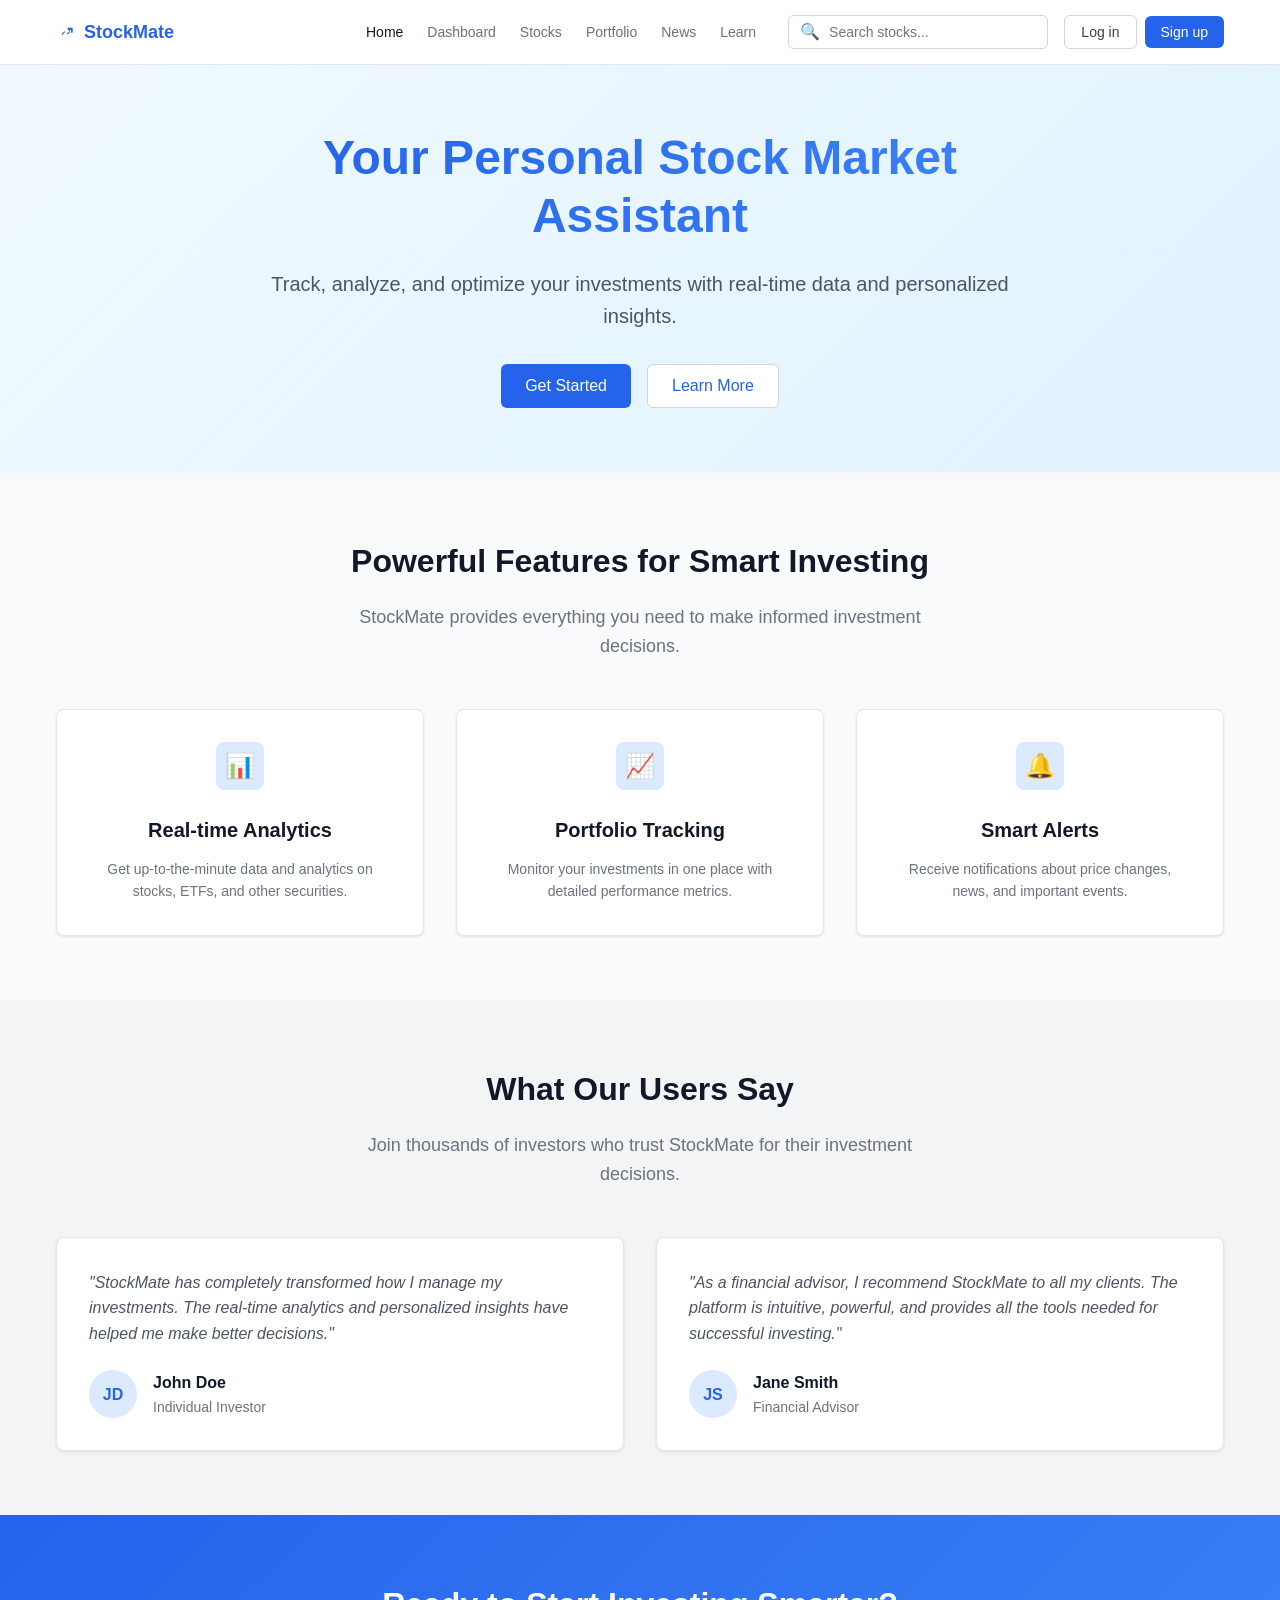
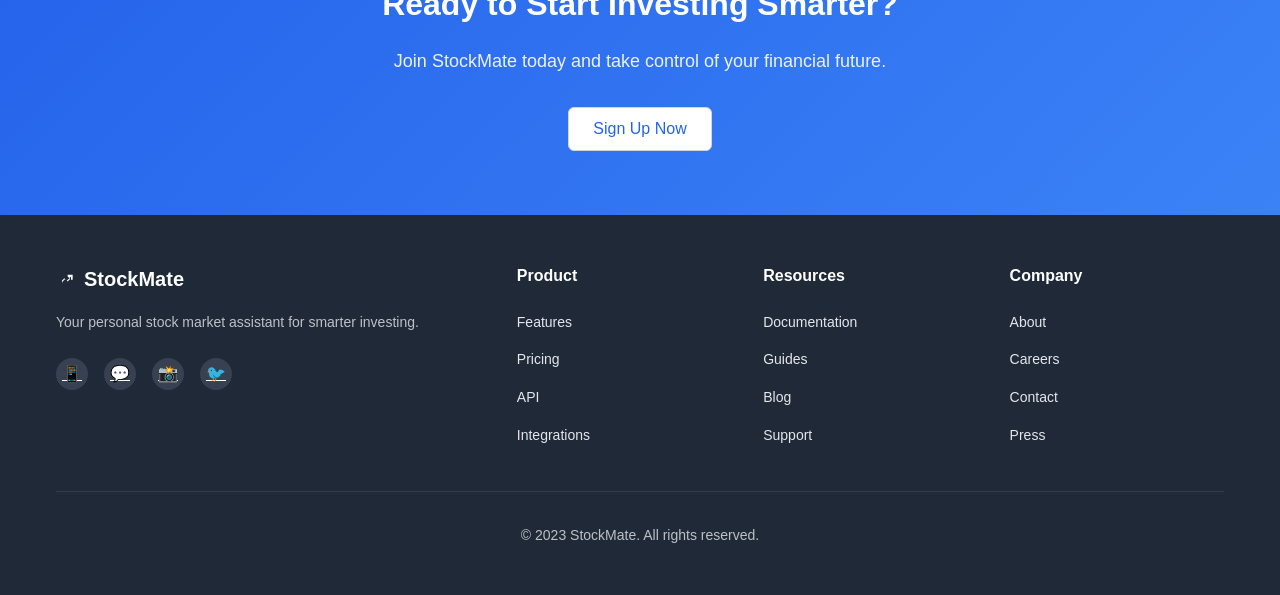
<file: index.html>
<!DOCTYPE html>
<html lang="en">
  <head>
    <meta charset="UTF-8" />
    <meta name="viewport" content="width=device-width, initial-scale=1.0" />
    <title>StockMate - Your Personal Stock Market Assistant</title>
    <link rel="stylesheet" href="styles.css" />
  </head>
  <body>
    <!-- Header -->
    <header class="header">
      <div class="container">
        <div class="header-content">
          <div class="logo">
            <svg width="20" height="20" viewBox="0 0 24 24" fill="currentColor">
              <path d="M7 14l3-3 3 3 5-5v4h2V7h-6v2l3 3-3 3-3-3-3 3v2z" />
            </svg>
            StockMate
          </div>
          <nav class="nav">
            <a href="index.html" class="active">Home</a>
            <a href="dashboard.html">Dashboard</a>
            <a href="stocks.html">Stocks</a>
            <a href="portfolio.html">Portfolio</a>
            <a href="news.html">News</a>
            <a href="learn.html">Learn</a>
          </nav>
          <div class="search-bar">
            <div class="search-icon">🔍</div>
            <input
              type="search"
              placeholder="Search stocks..."
              class="search-input"
            />
          </div>
          <div class="header-actions">
            <button
              class="login-btn"
              onclick="window.location.href='login.html'"
            >
              Log in
            </button>
            <button
              class="signup-btn"
              onclick="window.location.href='signup.html'"
            >
              Sign up
            </button>
          </div>
        </div>
      </div>
    </header>

    <!-- Hero Section -->
    <section class="hero">
      <div class="container">
        <div class="hero-content">
          <h1 class="hero-title">Your Personal Stock Market Assistant</h1>
          <p class="hero-description">
            Track, analyze, and optimize your investments with real-time data
            and personalized insights.
          </p>
          <div class="hero-cta">
            <button class="btn btn-primary">Get Started</button>
            <button class="btn btn-secondary">Learn More</button>
          </div>
        </div>
      </div>
    </section>

    <!-- Features Section -->
    <section class="features">
      <div class="container">
        <div class="section-header">
          <h2 class="section-title">Powerful Features for Smart Investing</h2>
          <p class="section-description">
            StockMate provides everything you need to make informed investment
            decisions.
          </p>
        </div>
        <div class="features-grid">
          <div class="feature-card">
            <div class="feature-icon">📊</div>
            <h3 class="feature-title">Real-time Analytics</h3>
            <p class="feature-description">
              Get up-to-the-minute data and analytics on stocks, ETFs, and other
              securities.
            </p>
          </div>
          <div class="feature-card">
            <div class="feature-icon">📈</div>
            <h3 class="feature-title">Portfolio Tracking</h3>
            <p class="feature-description">
              Monitor your investments in one place with detailed performance
              metrics.
            </p>
          </div>
          <div class="feature-card">
            <div class="feature-icon">🔔</div>
            <h3 class="feature-title">Smart Alerts</h3>
            <p class="feature-description">
              Receive notifications about price changes, news, and important
              events.
            </p>
          </div>
        </div>
      </div>
    </section>

    <!-- Testimonials -->
    <section class="testimonials">
      <div class="container">
        <div class="section-header">
          <h2 class="section-title">What Our Users Say</h2>
          <p class="section-description">
            Join thousands of investors who trust StockMate for their investment
            decisions.
          </p>
        </div>
        <div class="testimonials-grid">
          <div class="testimonial-card">
            <p class="testimonial-content">
              "StockMate has completely transformed how I manage my investments.
              The real-time analytics and personalized insights have helped me
              make better decisions."
            </p>
            <div class="testimonial-author">
              <div class="author-avatar">JD</div>
              <div class="author-info">
                <h4>John Doe</h4>
                <p>Individual Investor</p>
              </div>
            </div>
          </div>
          <div class="testimonial-card">
            <p class="testimonial-content">
              "As a financial advisor, I recommend StockMate to all my clients.
              The platform is intuitive, powerful, and provides all the tools
              needed for successful investing."
            </p>
            <div class="testimonial-author">
              <div class="author-avatar">JS</div>
              <div class="author-info">
                <h4>Jane Smith</h4>
                <p>Financial Advisor</p>
              </div>
            </div>
          </div>
        </div>
      </div>
    </section>

    <!-- CTA Section -->
    <section class="cta">
      <div class="container">
        <h2 class="cta-title">Ready to Start Investing Smarter?</h2>
        <p class="cta-description">
          Join StockMate today and take control of your financial future.
        </p>
        <button class="btn btn-secondary">Sign Up Now</button>
      </div>
    </section>

    <!-- Footer -->
    <footer class="footer">
      <div class="container">
        <div class="footer-grid">
          <div>
            <div class="footer-logo">
              <svg
                width="20"
                height="20"
                viewBox="0 0 24 24"
                fill="currentColor"
              >
                <path d="M7 14l3-3 3 3 5-5v4h2V7h-6v2l3 3-3 3-3-3-3 3v2z" />
              </svg>
              StockMate
            </div>
            <p class="footer-description">
              Your personal stock market assistant for smarter investing.
            </p>
            <div class="footer-social">
              <a href="#">📱</a>
              <a href="#">💬</a>
              <a href="#">📸</a>
              <a href="#">🐦</a>
            </div>
          </div>
          <div>
            <h3 class="footer-heading">Product</h3>
            <ul class="footer-links">
              <li><a href="#">Features</a></li>
              <li><a href="#">Pricing</a></li>
              <li><a href="#">API</a></li>
              <li><a href="#">Integrations</a></li>
            </ul>
          </div>
          <div>
            <h3 class="footer-heading">Resources</h3>
            <ul class="footer-links">
              <li><a href="#">Documentation</a></li>
              <li><a href="#">Guides</a></li>
              <li><a href="#">Blog</a></li>
              <li><a href="#">Support</a></li>
            </ul>
          </div>
          <div>
            <h3 class="footer-heading">Company</h3>
            <ul class="footer-links">
              <li><a href="#">About</a></li>
              <li><a href="#">Careers</a></li>
              <li><a href="#">Contact</a></li>
              <li><a href="#">Press</a></li>
            </ul>
          </div>
        </div>
        <div class="footer-bottom">
          <p>&copy; 2023 StockMate. All rights reserved.</p>
        </div>
      </div>
    </footer>
    <script src="geo.js"></script>
    <script src="currency-loader.js"></script>
  </body>
</html>
</file>
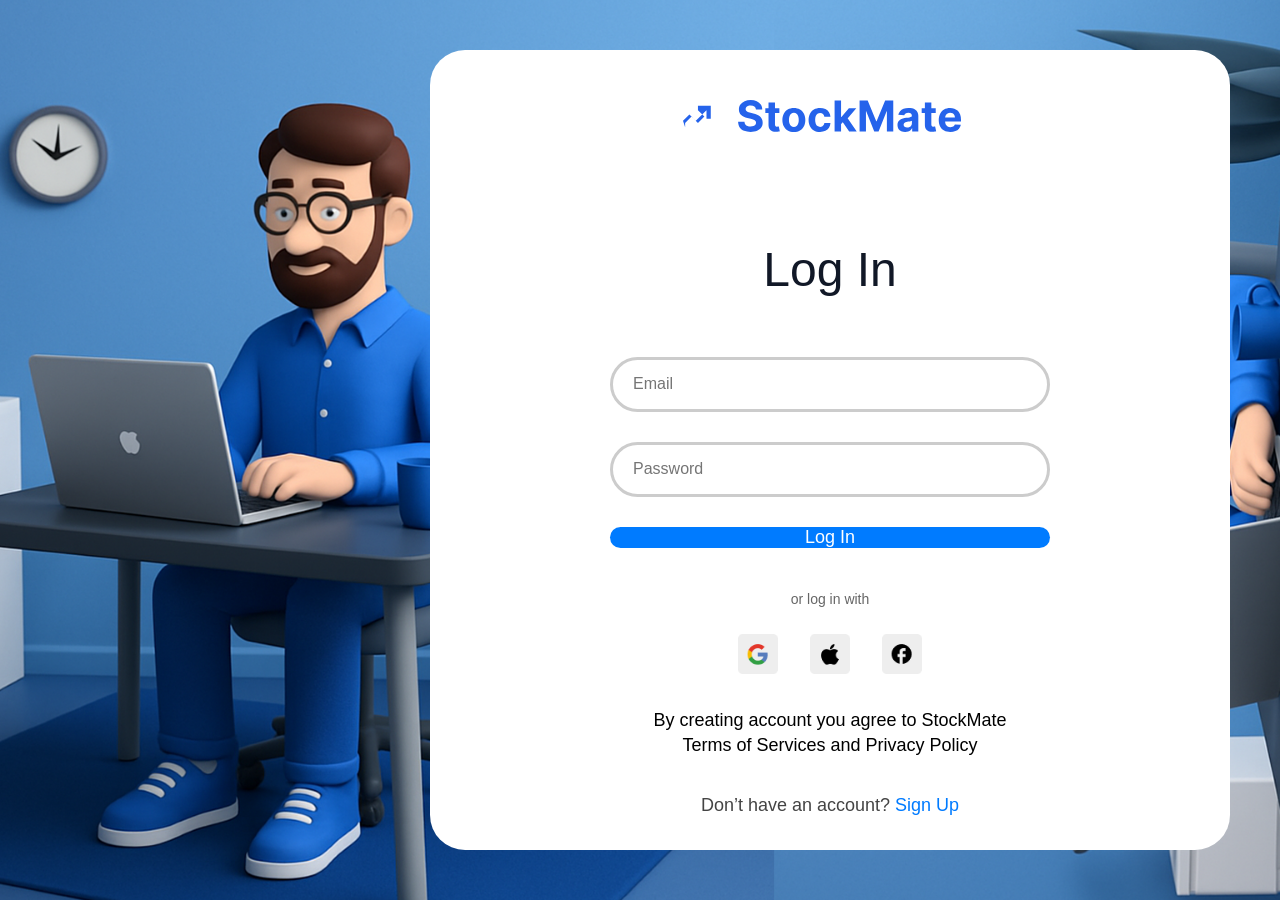
<file: login.html>
<!DOCTYPE html>
<html lang="en">
  <head>
    <meta charset="UTF-8" />
    <meta name="viewport" content="width=device-width, initial-scale=1.0" />
    <title>Log In</title>
    <link rel="stylesheet" href="styles.css" />
  </head>
  <body>
    <div class="login-background">
      <div class="login-container">
        <div class="login-form">
          <img src="/images/logo.svg" alt="Logo" class="logo" />
          <h1 class="title">Log In</h1>

          <div class="input-group">
            <input type="email" placeholder="Email" />
            <input type="password" placeholder="Password" />
          </div>

          <button
            class="login-button"
            onclick="window.location.href='dashboard.html'"
          >
            Log In
          </button>

          <p class="or-text">or log in with</p>

          <div class="social-icons">
            <img src="/images/google.png" alt="Google" />
            <img src="/images/apple.png" alt="Apple" />
            <img src="/images/facebook.png" alt="Facebook" />
          </div>

          <p class="terms">
            By creating account you agree to StockMate<br />
            Terms of Services and Privacy Policy
          </p>

          <p class="signup-text">
            Don’t have an account? <a href="signup.html">Sign Up</a>
          </p>
        </div>
      </div>
    </div>
  </body>
</html>
</file>
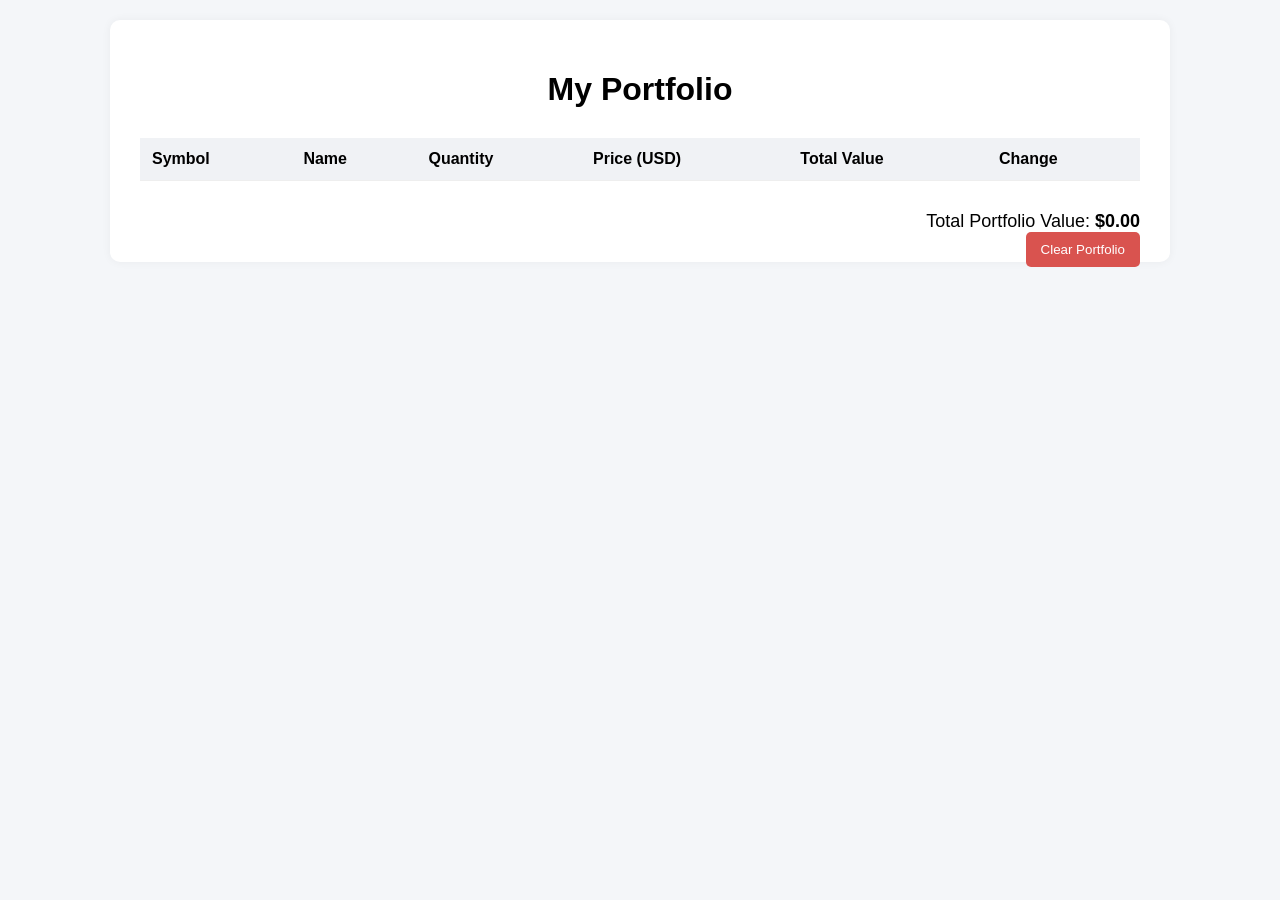
<file: portfolio.html>
<!DOCTYPE html>
<html lang="en">
  <head>
    <meta charset="UTF-8" />
    <title>My Portfolio</title>
    <meta name="viewport" content="width=device-width, initial-scale=1.0" />
    <style>
      body {
        font-family: Arial, sans-serif;
        background: #f4f6f9;
        margin: 0;
        padding: 20px;
      }

      .container {
        max-width: 1000px;
        margin: auto;
        background: #fff;
        padding: 30px;
        border-radius: 10px;
        box-shadow: 0 0 10px rgba(0, 0, 0, 0.05);
      }

      h1 {
        text-align: center;
        margin-bottom: 30px;
      }

      table {
        width: 100%;
        border-collapse: collapse;
        margin-bottom: 30px;
      }

      th,
      td {
        padding: 12px;
        text-align: left;
        border-bottom: 1px solid #eee;
      }

      th {
        background-color: #f0f2f5;
      }

      .positive {
        color: green;
      }

      .negative {
        color: red;
      }

      .summary {
        text-align: right;
        font-size: 18px;
        margin-top: 20px;
      }

      .btn-clear {
        background: #d9534f;
        color: #fff;
        padding: 10px 15px;
        border: none;
        border-radius: 5px;
        cursor: pointer;
        float: right;
      }

      .btn-clear:hover {
        background: #c9302c;
      }
    </style>
  </head>
  <body>
    <div class="container">
      <h1>My Portfolio</h1>

      <table id="portfolio-table">
        <thead>
          <tr>
            <th>Symbol</th>
            <th>Name</th>
            <th>Quantity</th>
            <th>Price (USD)</th>
            <th>Total Value</th>
            <th>Change</th>
          </tr>
        </thead>
        <tbody>
          <!-- Portfolio items will be inserted here -->
        </tbody>
      </table>

      <div class="summary">
        Total Portfolio Value: <strong id="total-value">$0.00</strong>
      </div>

      <button class="btn-clear" onclick="clearPortfolio()">
        Clear Portfolio
      </button>
    </div>

    <script>
      // Mock portfolio data from localStorage
      const portfolio = JSON.parse(localStorage.getItem("portfolio")) || [];

      const tableBody = document.querySelector("#portfolio-table tbody");
      const totalValueEl = document.getElementById("total-value");

      // Simulate real-time prices (replace with API in production)
      const prices = {
        AAPL: { name: "Apple Inc.", price: 185.21, change: 1.12 },
        MSFT: { name: "Microsoft", price: 342.18, change: -0.83 },
        NVDA: { name: "NVIDIA", price: 128.47, change: 3.45 },
        AMZN: { name: "Amazon", price: 187.0, change: -1.72 },
        TSLA: { name: "Tesla", price: 176.55, change: 2.91 },
      };

      let totalValue = 0;

      portfolio.forEach((stock) => {
        const priceData = prices[stock.symbol];
        if (!priceData) return;

        const totalStockValue = stock.quantity * priceData.price;
        totalValue += totalStockValue;

        const row = document.createElement("tr");
        row.innerHTML = `
        <td>${stock.symbol}</td>
        <td>${priceData.name}</td>
        <td>${stock.quantity}</td>
        <td>$${priceData.price.toFixed(2)}</td>
        <td>$${totalStockValue.toFixed(2)}</td>
        <td class="${priceData.change >= 0 ? "positive" : "negative"}">
          ${priceData.change >= 0 ? "+" : ""}${priceData.change.toFixed(2)}%
        </td>
      `;
        tableBody.appendChild(row);
      });

      totalValueEl.textContent = `$${totalValue.toFixed(2)}`;

      function clearPortfolio() {
        if (confirm("Are you sure you want to clear your portfolio?")) {
          localStorage.removeItem("portfolio");
          location.reload();
        }
      }
    </script>
  </body>
</html>
</file>
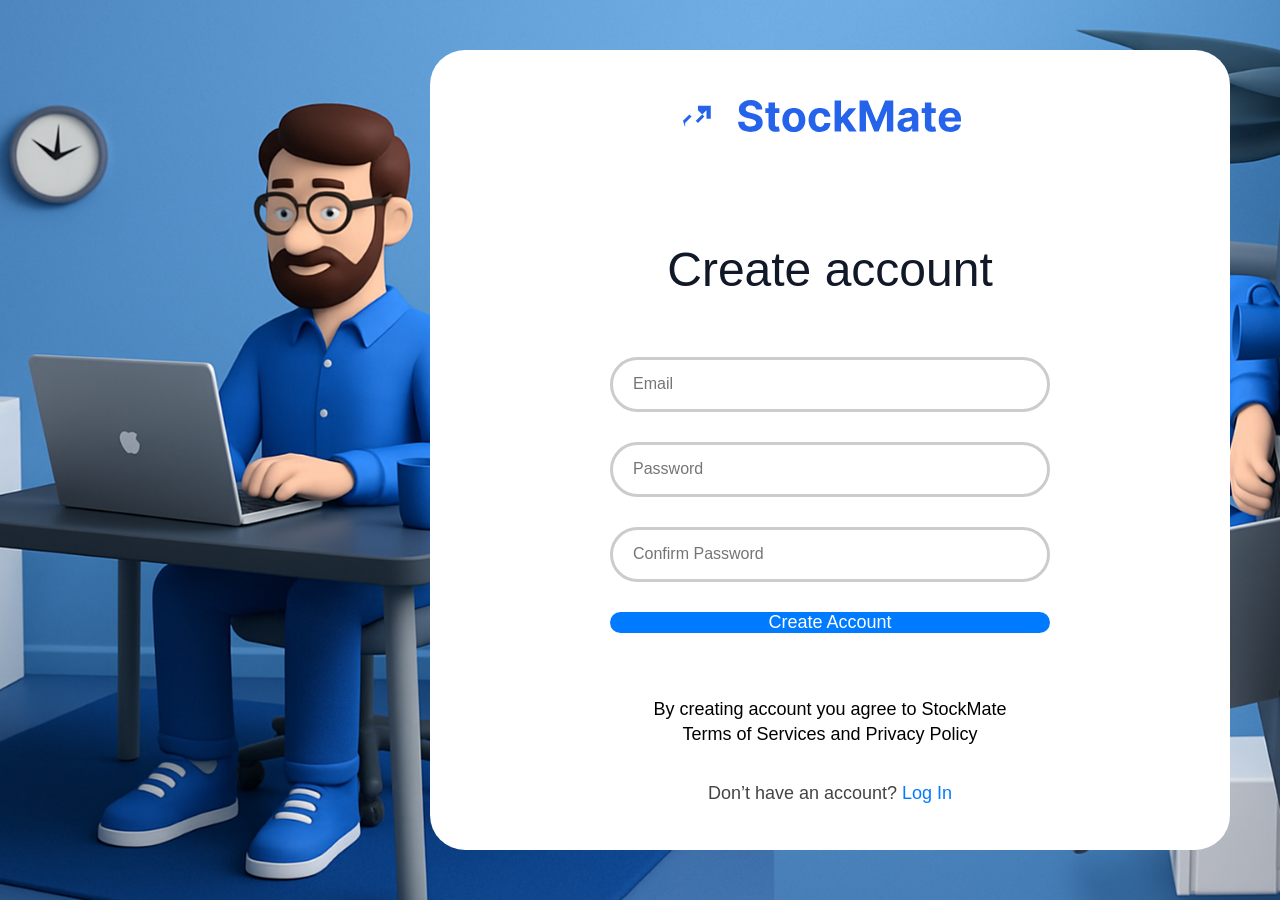
<file: signup.html>
<!DOCTYPE html>
<html lang="en">
  <head>
    <meta charset="UTF-8" />
    <meta name="viewport" content="width=device-width, initial-scale=1.0" />
    <title>Log In</title>
    <link rel="stylesheet" href="styles.css" />
  </head>
  <body>
    <div class="login-background">
      <div class="login-container">
        <div class="login-form">
          <img src="/images/logo.svg" alt="Logo" class="logo" />
          <h1 class="title">Create account</h1>

          <div class="input-group">
            <input type="email" placeholder="Email" />
            <input type="password" placeholder="Password" />
            <input type="password" placeholder="Confirm Password" />
          </div>

          <button
            class="login-button"
            onclick="window.location.href='login.html'"
          >
            Create Account
          </button>

          <p class="terms-signup">
            By creating account you agree to StockMate<br />
            Terms of Services and Privacy Policy
          </p>

          <p class="signup-text">
            Don’t have an account? <a href="login.html">Log In</a>
          </p>
        </div>
      </div>
    </div>
  </body>
</html>
</file>
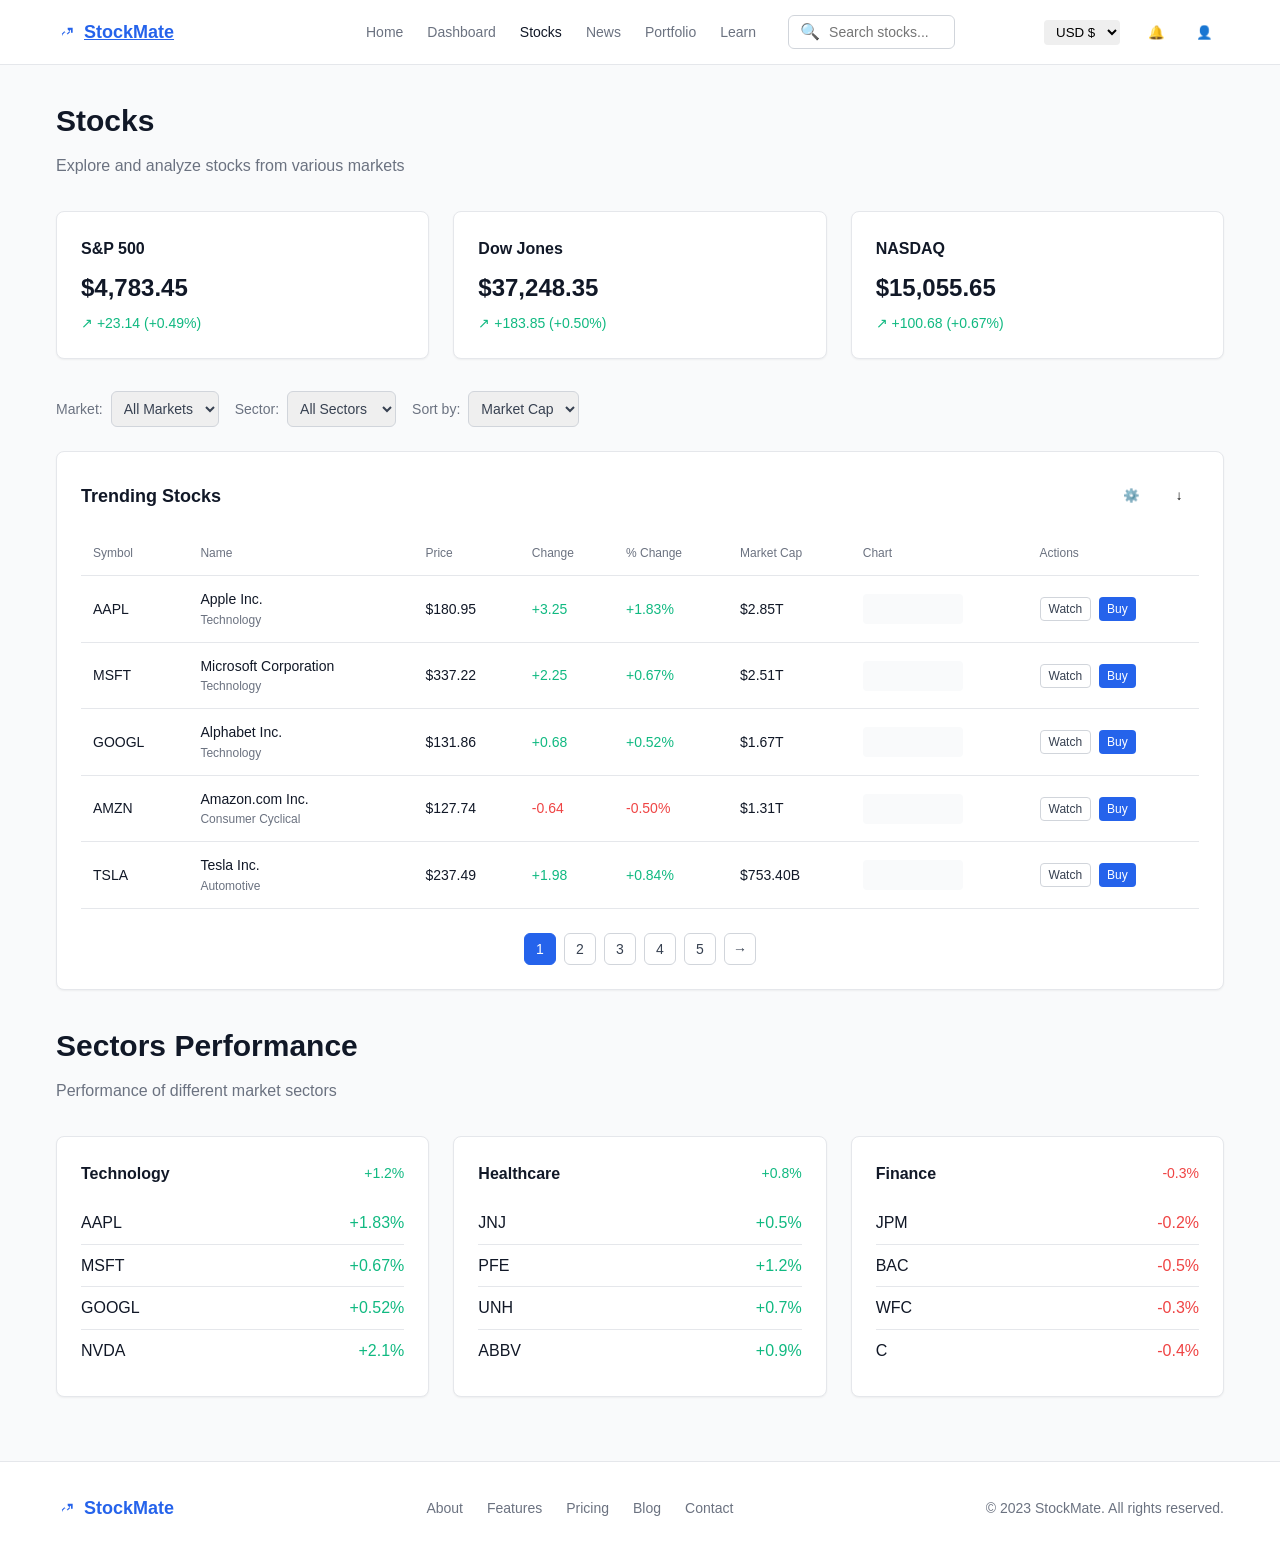
<file: stocks.html>
<!DOCTYPE html>
<html lang="en">
  <head>
    <meta charset="UTF-8" />
    <meta name="viewport" content="width=device-width, initial-scale=1.0" />
    <title>Stocks - StockMate</title>
    <link rel="stylesheet" href="styles.css" />
  </head>
  <body>
    <!-- Header -->
    <header class="header">
      <div class="container">
        <div class="header-content">
          <a href="index.html" class="logo">
            <svg width="20" height="20" viewBox="0 0 24 24" fill="currentColor">
              <path d="M7 14l3-3 3 3 5-5v4h2V7h-6v2l3 3-3 3-3-3-3 3v2z" />
            </svg>
            StockMate
          </a>
          <nav class="nav">
            <a href="index.html">Home</a>
            <a href="dashboard.html">Dashboard</a>
            <a href="stocks.html" class="active">Stocks</a>
            <a href="news.html">News</a>
            <a href="#">Portfolio</a>
            <a href="#">Learn</a>
          </nav>
          <div class="search-bar">
            <div class="search-icon">🔍</div>
            <input
              type="search"
              placeholder="Search stocks..."
              class="search-input"
            />
          </div>
          <div class="currency-selector">
            <label for="currency-select">Currency:</label>
            <select id="currency-select">
              <option value="USD">USD $</option>
              <option value="EUR">EUR €</option>
              <option value="RUB">RUB ₽</option>
              <option value="JPY">JPY ¥</option>
            </select>
          </div>
          <div class="header-actions">
            <button class="icon-btn">🔔</button>
            <button
              class="icon-btn"
              onclick="window.location.href='login.html'"
            >
              👤
            </button>
          </div>
        </div>
      </div>
    </header>

    <!-- Stocks Content -->
    <main class="stocks">
      <div class="container">
        <div class="stocks-header">
          <h1 class="stocks-title">Stocks</h1>
          <p class="stocks-description">
            Explore and analyze stocks from various markets
          </p>
        </div>

        <!-- Market Overview -->
        <div class="market-overview">
          <div class="market-card">
            <div class="market-name">S&P 500</div>
            <div class="market-value" data-usd="4783.45">$4,783.45</div>
            <div class="market-change change-positive">↗ +23.14 (+0.49%)</div>
          </div>

          <div class="market-card">
            <div class="market-name">Dow Jones</div>
            <div class="market-value" data-usd="37248.35">$37,248.35</div>
            <div class="market-change change-positive">↗ +183.85 (+0.50%)</div>
          </div>

          <div class="market-card">
            <div class="market-name">NASDAQ</div>
            <div class="market-value" data-usd="15055.65">$15,055.65</div>
            <div class="market-change change-positive">↗ +100.68 (+0.67%)</div>
          </div>
        </div>

        <!-- Filters -->
        <div class="filters">
          <div class="filter-group">
            <label class="filter-label">Market:</label>
            <select id="market-filter" class="filter-select">
              <option value="all">All Markets</option>
              <option value="US">US</option>
              <option value="Europe">Europe</option>
              <option value="Asia">Asia</option>
            </select>
          </div>

          <div class="filter-group">
            <label class="filter-label">Sector:</label>
            <select id="sector-filter" class="filter-select">
              <option value="all">All Sectors</option>
              <option value="Technology">Technology</option>
              <option value="Healthcare">Healthcare</option>
              <option value="Finance">Finance</option>
              <option value="Energy">Energy</option>
            </select>
          </div>

          <div class="filter-group">
            <label class="filter-label">Sort by:</label>
            <select id="sort-filter" class="filter-select">
              <option value="market-cap">Market Cap</option>
              <option value="price">Price</option>
              <option value="Change">Change %</option>
            </select>
          </div>
        </div>

        <!-- Trending Stocks -->
        <div class="stocks-card">
          <div class="stocks-table-header">
            <h3 class="stocks-table-title">Trending Stocks</h3>
            <div class="stocks-table-actions">
              <button class="icon-btn">⚙️</button>
              <button class="icon-btn">↓</button>
            </div>
          </div>
          <table class="stocks-table">
            <thead>
              <tr>
                <th>Symbol</th>
                <th>Name</th>
                <th>Price</th>
                <th>Change</th>
                <th>% Change</th>
                <th>Market Cap</th>
                <th>Chart</th>
                <th>Actions</th>
              </tr>
            </thead>
            <tbody id="stock-tbody">
              <tr>
                <td>AAPL</td>
                <td>
                  <div class="stock-name">Apple Inc.</div>
                  <div class="stock-symbol">Technology</div>
                </td>
                <td class="stock-price" data-usd="180.95">$180.95</td>
                <td class="stock-change change-positive">+3.25</td>
                <td class="stock-change change-positive">+1.83%</td>
                <td class="stock-price" data-usd="2850000000000">$2.85T</td>
                <td>
                  <div class="stock-chart"></div>
                </td>
                <td>
                  <div class="stock-actions">
                    <button class="stock-btn" onclick="goToStock('AAPL')">
                      Watch
                    </button>
                    <button
                      class="stock-btn stock-btn-primary"
                      onclick="addToPortfolio('AAPL')"
                    >
                      Buy
                    </button>
                  </div>
                </td>
              </tr>
              <tr>
                <td>MSFT</td>
                <td>
                  <div class="stock-name">Microsoft Corporation</div>
                  <div class="stock-symbol">Technology</div>
                </td>
                <td class="stock-price" data-usd="337.22">$337.22</td>
                <td class="stock-change change-positive">+2.25</td>
                <td class="stock-change change-positive">+0.67%</td>
                <td class="stock-price" data-usd="2510000000000">$2.51T</td>
                <td>
                  <div class="stock-chart"></div>
                </td>
                <td>
                  <div class="stock-actions">
                    <button class="stock-btn" onclick="goToStock('AAPL')">
                      Watch
                    </button>
                    <button class="stock-btn stock-btn-primary">Buy</button>
                  </div>
                </td>
              </tr>
              <tr>
                <td>GOOGL</td>
                <td>
                  <div class="stock-name">Alphabet Inc.</div>
                  <div class="stock-symbol">Technology</div>
                </td>
                <td class="stock-price" data-usd="131.86">$131.86</td>
                <td class="stock-change change-positive">+0.68</td>
                <td class="stock-change change-positive">+0.52%</td>
                <td class="stock-price" data-usd="1670000000000">$1.67T</td>
                <td>
                  <div class="stock-chart"></div>
                </td>
                <td>
                  <div class="stock-actions">
                    <button class="stock-btn watch-btn" data-symbol="GOOGL">
                      Watch
                    </button>
                    <button class="stock-btn stock-btn-primary">Buy</button>
                  </div>
                </td>
              </tr>
              <tr>
                <td>AMZN</td>
                <td>
                  <div class="stock-name">Amazon.com Inc.</div>
                  <div class="stock-symbol">Consumer Cyclical</div>
                </td>
                <td class="stock-price" data-usd="127.74">$127.74</td>
                <td class="stock-change change-negative">-0.64</td>
                <td class="stock-change change-negative">-0.5%</td>
                <td class="stock-price" data-usd="1310000000000">$1.31T</td>
                <td>
                  <div class="stock-chart"></div>
                </td>
                <td>
                  <div class="stock-actions">
                    <button class="stock-btn watch-btn" data-symbol="AMZN">
                      Watch
                    </button>
                    <button class="stock-btn stock-btn-primary">Buy</button>
                  </div>
                </td>
              </tr>
              <tr>
                <td>TSLA</td>
                <td>
                  <div class="stock-name">Tesla Inc.</div>
                  <div class="stock-symbol">Automotive</div>
                </td>
                <td class="stock-price" data-usd="237.49">$237.49</td>
                <td class="stock-change change-positive">+1.98</td>
                <td class="stock-change change-positive">+0.84%</td>
                <td class="stock-price" data-usd="7534000000000">$753.4B</td>
                <td>
                  <div class="stock-chart"></div>
                </td>
                <td>
                  <div class="stock-actions">
                    <button class="stock-btn" data-symbol="TSLA">Watch</button>
                    <button class="stock-btn stock-btn-primary">Buy</button>
                  </div>
                </td>
              </tr>
            </tbody>
          </table>
          <div class="pagination" id="pagination">
            <button class="pagination-btn" data-page="prev">←</button>
            <button class="pagination-btn active" data-page="1">1</button>
            <button class="pagination-btn" data-page="2">2</button>
            <button class="pagination-btn" data-page="3">3</button>
            <button class="pagination-btn" data-page="4">4</button>
            <button class="pagination-btn" data-page="5">5</button>
            <button class="pagination-btn" data-page="next">→</button>
          </div>
        </div>

        <!-- Sectors -->
        <div class="stocks-header">
          <h2 class="stocks-title">Sectors Performance</h2>
          <p class="stocks-description">
            Performance of different market sectors
          </p>
        </div>

        <div class="sectors-grid">
          <div class="sector-card">
            <div class="sector-header">
              <div class="sector-name">Technology</div>
              <div class="sector-change change-positive">+1.2%</div>
            </div>
            <ul class="sector-stocks">
              <li class="sector-stock">
                <span>AAPL</span>
                <span class="change-positive">+1.83%</span>
              </li>
              <li class="sector-stock">
                <span>MSFT</span>
                <span class="change-positive">+0.67%</span>
              </li>
              <li class="sector-stock">
                <span>GOOGL</span>
                <span class="change-positive">+0.52%</span>
              </li>
              <li class="sector-stock">
                <span>NVDA</span>
                <span class="change-positive">+2.1%</span>
              </li>
            </ul>
          </div>

          <div class="sector-card">
            <div class="sector-header">
              <div class="sector-name">Healthcare</div>
              <div class="sector-change change-positive">+0.8%</div>
            </div>
            <ul class="sector-stocks">
              <li class="sector-stock">
                <span>JNJ</span>
                <span class="change-positive">+0.5%</span>
              </li>
              <li class="sector-stock">
                <span>PFE</span>
                <span class="change-positive">+1.2%</span>
              </li>
              <li class="sector-stock">
                <span>UNH</span>
                <span class="change-positive">+0.7%</span>
              </li>
              <li class="sector-stock">
                <span>ABBV</span>
                <span class="change-positive">+0.9%</span>
              </li>
            </ul>
          </div>

          <div class="sector-card">
            <div class="sector-header">
              <div class="sector-name">Finance</div>
              <div class="sector-change change-negative">-0.3%</div>
            </div>
            <ul class="sector-stocks">
              <li class="sector-stock">
                <span>JPM</span>
                <span class="change-negative">-0.2%</span>
              </li>
              <li class="sector-stock">
                <span>BAC</span>
                <span class="change-negative">-0.5%</span>
              </li>
              <li class="sector-stock">
                <span>WFC</span>
                <span class="change-negative">-0.3%</span>
              </li>
              <li class="sector-stock">
                <span>C</span>
                <span class="change-negative">-0.4%</span>
              </li>
            </ul>
          </div>
        </div>
      </div>
    </main>

    <!-- Footer -->
    <footer class="footer-short">
      <div class="container">
        <div class="footer-short-content">
          <div class="footer-short-logo">
            <svg width="20" height="20" viewBox="0 0 24 24" fill="currentColor">
              <path d="M7 14l3-3 3 3 5-5v4h2V7h-6v2l3 3-3 3-3-3-3 3v2z" />
            </svg>
            StockMate
          </div>
          <div class="footer-short-links">
            <a href="#">About</a>
            <a href="#">Features</a>
            <a href="#">Pricing</a>
            <a href="#">Blog</a>
            <a href="#">Contact</a>
          </div>
          <div class="footer-short-copyright">
            © 2023 StockMate. All rights reserved.
          </div>
        </div>
      </div>
    </footer>
    <script>
      function goToStock(symbol) {
        window.location.href = `stock.html?symbol=${symbol}`;
      }
      function addToPortfolio(symbol) {
        const portfolio = JSON.parse(localStorage.getItem("portfolio")) || [];
        const existing = portfolio.find((stock) => stock.symbol === symbol);
        if (existing) {
          existing.quantity += 1;
        } else {
          portfolio.push({ symbol, quantity: 1 });
        }
        localStorage.setItem("portfolio", JSON.stringify(portfolio));
      }
    </script>
    <script src="currency.js"></script>
    <script src="filters.js"></script>
    <script src="pagination.js"></script>
  </body>
</html>
</file>
<file: styles.css>
* {
  margin: 0;
  padding: 0;
  box-sizing: border-box;
}

body {
  font-family: "Inter", -apple-system, BlinkMacSystemFont, sans-serif;
  line-height: 1.6;
  color: #111827;
  background-color: #f9fafb;
}

.container {
  max-width: 1200px;
  margin: 0 auto;
  padding: 0 1rem;
}

/* Header */
.header {
  position: sticky;
  top: 0;
  z-index: 50;
  width: 100%;
  border-bottom: 1px solid #e5e7eb;
  background-color: rgba(255, 255, 255, 0.95);
  backdrop-filter: blur(10px);
}
.currency-selector {
  color: white;
  font-size: 14px;
}

.currency-selector select {
  margin-left: 8px;
  padding: 4px 8px;
  border-radius: 4px;
  border: none;
}

.header-content {
  display: flex;
  height: 4rem;
  align-items: center;
  gap: 1rem;
}

.logo {
  display: flex;
  align-items: center;
  gap: 0.5rem;
  font-size: 1.125rem;
  font-weight: 700;
  color: #2563eb;
  margin-right: 1rem;
}

.nav {
  display: flex;
  gap: 1.5rem;
  margin-right: 1rem;
}

.nav a {
  text-decoration: none;
  font-size: 0.875rem;
  font-weight: 500;
  color: #6b7280;
  transition: color 0.2s;
}

.nav a.active {
  color: #111827;
}

.search-bar {
  flex: 1;
  max-width: 800px;
  position: relative;
}

.search-input {
  width: 100%;
  padding: 0.5rem 0.75rem 0.5rem 2.5rem;
  border: 1px solid #d1d5db;
  border-radius: 0.375rem;
  font-size: 0.875rem;
}

.search-icon {
  position: absolute;
  left: 0.75rem;
  top: 50%;
  transform: translateY(-50%);
  color: #6b7280;
}

.header-actions {
  display: flex;
  align-items: center;
  gap: 0.5rem;
  margin-left: auto;
}

.icon-btn {
  width: 2.5rem;
  height: 2.5rem;
  border: none;
  background: none;
  border-radius: 0.375rem;
  display: flex;
  align-items: center;
  justify-content: center;
  cursor: pointer;
  transition: background-color 0.2s;
}

.icon-btn:hover {
  background-color: #f3f4f6;
}

.login-btn {
  padding: 0.5rem 1rem;
  background-color: white;
  border: 1px solid #d1d5db;
  border-radius: 0.375rem;
  font-size: 0.875rem;
  font-weight: 500;
  color: #374151;
  cursor: pointer;
  transition: all 0.2s;
}

.signup-btn {
  padding: 0.5rem 1rem;
  background-color: #2563eb;
  border: none;
  border-radius: 0.375rem;
  font-size: 0.875rem;
  font-weight: 500;
  color: white;
  cursor: pointer;
  transition: all 0.2s;
}

.signup-btn:hover {
  background-color: #1d4ed8;
}

/* Hero Section */
.hero {
  padding: 4rem 0;
  background: linear-gradient(135deg, #f0f9ff 0%, #e0f2fe 100%);
  text-align: center;
}

.hero-content {
  max-width: 800px;
  margin: 0 auto;
}

.hero-title {
  font-size: 3rem;
  font-weight: 800;
  line-height: 1.2;
  margin-bottom: 1.5rem;
  background: linear-gradient(90deg, #2563eb, #3b82f6);
  -webkit-background-clip: text;
  -webkit-text-fill-color: transparent;
}

.hero-description {
  font-size: 1.25rem;
  color: #4b5563;
  margin-bottom: 2rem;
}

.hero-cta {
  display: flex;
  gap: 1rem;
  justify-content: center;
}

.btn {
  display: inline-flex;
  align-items: center;
  justify-content: center;
  padding: 0.75rem 1.5rem;
  font-size: 1rem;
  font-weight: 500;
  border-radius: 0.375rem;
  transition: all 0.2s;
  cursor: pointer;
}

.btn-primary {
  background-color: #2563eb;
  color: white;
  border: none;
}

.btn-primary:hover {
  background-color: #1d4ed8;
}

.btn-secondary {
  background-color: white;
  color: #2563eb;
  border: 1px solid #d1d5db;
}

.btn-secondary:hover {
  background-color: #f9fafb;
}

/* Features Section */
.features {
  padding: 4rem 0;
}

.section-header {
  text-align: center;
  margin-bottom: 3rem;
}

.section-title {
  font-size: 2rem;
  font-weight: 700;
  margin-bottom: 1rem;
}

.section-description {
  font-size: 1.125rem;
  color: #6b7280;
  max-width: 600px;
  margin: 0 auto;
}

.features-grid {
  display: grid;
  grid-template-columns: repeat(3, 1fr);
  gap: 2rem;
}

.feature-card {
  background-color: white;
  padding: 2rem;
  border-radius: 0.5rem;
  border: 1px solid #e5e7eb;
  box-shadow: 0 1px 3px rgba(0, 0, 0, 0.1);
  text-align: center;
}

.feature-icon {
  width: 3rem;
  height: 3rem;
  background-color: #dbeafe;
  border-radius: 0.5rem;
  display: flex;
  align-items: center;
  justify-content: center;
  margin: 0 auto 1.5rem;
  color: #2563eb;
  font-size: 1.5rem;
}

.feature-title {
  font-size: 1.25rem;
  font-weight: 600;
  margin-bottom: 0.75rem;
}

.feature-description {
  font-size: 0.875rem;
  color: #6b7280;
}

/* Testimonials */
.testimonials {
  padding: 4rem 0;
  background-color: #f3f4f6;
}

.testimonials-grid {
  display: grid;
  grid-template-columns: repeat(2, 1fr);
  gap: 2rem;
}

.testimonial-card {
  background-color: white;
  padding: 2rem;
  border-radius: 0.5rem;
  border: 1px solid #e5e7eb;
  box-shadow: 0 1px 3px rgba(0, 0, 0, 0.1);
}

.testimonial-content {
  font-size: 1rem;
  color: #4b5563;
  margin-bottom: 1.5rem;
  font-style: italic;
}

.testimonial-author {
  display: flex;
  align-items: center;
  gap: 1rem;
}

.author-avatar {
  width: 3rem;
  height: 3rem;
  border-radius: 9999px;
  background-color: #dbeafe;
  display: flex;
  align-items: center;
  justify-content: center;
  color: #2563eb;
  font-weight: 600;
}

.author-info h4 {
  font-size: 1rem;
  font-weight: 600;
}

.author-info p {
  font-size: 0.875rem;
  color: #6b7280;
}

/* CTA Section */
.cta {
  padding: 4rem 0;
  background: linear-gradient(135deg, #2563eb 0%, #3b82f6 100%);
  color: white;
  text-align: center;
}

.cta-title {
  font-size: 2rem;
  font-weight: 700;
  margin-bottom: 1rem;
}

.cta-description {
  font-size: 1.125rem;
  margin-bottom: 2rem;
  opacity: 0.9;
}

/* Footer */
.footer {
  background-color: #1f2937;
  color: #e5e7eb;
  padding: 3rem 0;
}

.footer-grid {
  display: grid;
  grid-template-columns: 2fr 1fr 1fr 1fr;
  gap: 2rem;
}

.footer-logo {
  display: flex;
  align-items: center;
  gap: 0.5rem;
  font-size: 1.25rem;
  font-weight: 700;
  color: white;
  margin-bottom: 1rem;
}

.footer-description {
  font-size: 0.875rem;
  opacity: 0.8;
  margin-bottom: 1.5rem;
}

.footer-social {
  display: flex;
  gap: 1rem;
}

.footer-social a {
  width: 2rem;
  height: 2rem;
  border-radius: 9999px;
  background-color: #374151;
  display: flex;
  align-items: center;
  justify-content: center;
  color: white;
  transition: background-color 0.2s;
}

.footer-social a:hover {
  background-color: #4b5563;
}

.footer-heading {
  font-size: 1rem;
  font-weight: 600;
  margin-bottom: 1.25rem;
  color: white;
}

.footer-links {
  list-style: none;
}

.footer-links li {
  margin-bottom: 0.75rem;
}

.footer-links a {
  color: #e5e7eb;
  text-decoration: none;
  font-size: 0.875rem;
  transition: color 0.2s;
}

.footer-links a:hover {
  color: white;
}

.footer-bottom {
  border-top: 1px solid #374151;
  margin-top: 2rem;
  padding-top: 2rem;
  text-align: center;
  font-size: 0.875rem;
  opacity: 0.8;
}

@media (max-width: 768px) {
  .stats-grid {
    grid-template-columns: repeat(2, 1fr);
  }

  .chart-section {
    grid-template-columns: 1fr;
  }
  .features-grid {
    grid-template-columns: 1fr;
  }

  .testimonials-grid {
    grid-template-columns: 1fr;
  }
  .market-overview {
    grid-template-columns: 1fr;
  }

  .sectors-grid {
    grid-template-columns: 1fr;
  }

  .footer-grid {
    grid-template-columns: 1fr;
  }
  .footer-short-content {
    flex-direction: column;
    gap: 1rem;
    text-align: center;
  }

  .nav {
    display: none;
  }

  .hero-title {
    font-size: 2rem;
  }
}

.dashboard {
  padding: 2rem 0;
}

.dashboard-header {
  margin-bottom: 2rem;
}

.dashboard-title {
  font-size: 1.875rem;
  font-weight: 700;
  margin-bottom: 0.5rem;
}

.dashboard-description {
  font-size: 1rem;
  color: #6b7280;
}

/* Stats Grid */
.stats-grid {
  display: grid;
  grid-template-columns: repeat(4, 1fr);
  gap: 1.5rem;
  margin-bottom: 2rem;
}

.stat-card {
  background-color: white;
  padding: 1.5rem;
  border-radius: 0.5rem;
  border: 1px solid #e5e7eb;
  box-shadow: 0 1px 2px rgba(0, 0, 0, 0.05);
}

.stat-header {
  display: flex;
  align-items: center;
  justify-content: space-between;
  margin-bottom: 0.5rem;
}

.stat-title {
  font-size: 0.875rem;
  font-weight: 500;
  color: #6b7280;
}

.stat-icon {
  width: 2rem;
  height: 2rem;
  background-color: #dbeafe;
  border-radius: 0.375rem;
  display: flex;
  align-items: center;
  justify-content: center;
  color: #2563eb;
}

.stat-value {
  font-size: 1.5rem;
  font-weight: 700;
  margin-bottom: 0.25rem;
}
.stat-perform {
  font-size: 1.5rem;
  font-weight: 700;
  margin-bottom: 0.25rem;
}

.stat-change {
  font-size: 0.75rem;
  color: #6b7280;
}

.stat-trend {
  display: flex;
  align-items: center;
  gap: 0.25rem;
  font-size: 0.875rem;
  margin-top: 0.5rem;
}

.trend-positive {
  color: #10b981;
}

.trend-negative {
  color: #ef4444;
}

/* Chart Section */
.chart-section {
  display: grid;
  grid-template-columns: 2fr 1fr;
  gap: 1.5rem;
  margin-bottom: 2rem;
}

.chart-card {
  background-color: white;
  padding: 1.5rem;
  border-radius: 0.5rem;
  border: 1px solid #e5e7eb;
  box-shadow: 0 1px 2px rgba(0, 0, 0, 0.05);
}

.chart-header {
  margin-bottom: 1rem;
}

.chart-title {
  font-size: 1.125rem;
  font-weight: 600;
  margin-bottom: 0.25rem;
}

.chart-description {
  font-size: 0.875rem;
  color: #6b7280;
}

.chart-placeholder {
  width: 100%;
  height: 300px;
  background-color: #f9fafb;
  border-radius: 0.375rem;
  display: flex;
  align-items: center;
  justify-content: center;
  color: #6b7280;
  font-size: 1rem;
  font-weight: 500;
}

/* Watchlist */
.watchlist-header {
  display: flex;
  align-items: center;
  justify-content: space-between;
  margin-bottom: 1rem;
}

.watchlist-actions {
  display: flex;
  gap: 0.5rem;
}

.watchlist-table {
  width: 100%;
  border-collapse: collapse;
}

.watchlist-table th {
  text-align: left;
  padding: 0.75rem 0;
  font-size: 0.75rem;
  font-weight: 500;
  color: #6b7280;
  border-bottom: 1px solid #e5e7eb;
}

.watchlist-table td {
  padding: 0.75rem 0;
  font-size: 0.875rem;
  border-bottom: 1px solid #e5e7eb;
}

.stock-name {
  font-weight: 500;
}

.stock-symbol {
  color: #6b7280;
  font-size: 0.75rem;
}

.stock-price {
  font-weight: 500;
}

.stock-change {
  font-weight: 500;
}
.stock-chart {
  width: 100px;
  height: 30px;
  background-color: #f9fafb;
  border-radius: 0.25rem;
}

.stock-actions {
  display: flex;
  gap: 0.5rem;
}

.stock-btn {
  padding: 0.25rem 0.5rem;
  border: 1px solid #d1d5db;
  border-radius: 0.25rem;
  font-size: 0.75rem;
  background-color: white;
  color: #374151;
  cursor: pointer;
  transition: all 0.2s;
}

.stock-btn:hover {
  background-color: #f9fafb;
}

.stock-btn-primary {
  background-color: #2563eb;
  color: white;
  border: none;
}

.stock-btn-primary:hover {
  background-color: #1d4ed8;
}

.watch-btn {
  padding: 0.25rem 0.5rem;
  border: 1px solid #d1d5db;
  border-radius: 0.25rem;
  font-size: 0.75rem;
  background-color: white;
  color: #374151;
  cursor: pointer;
  transition: all 0.2s;
}

.watch-btn:hover {
  background-color: #f9fafb;
}

.change-positive {
  color: #10b981;
}

.change-negative {
  color: #ef4444;
}

/* Recent Activity */
.activity-list {
  list-style: none;
}

.activity-item {
  padding: 0.75rem 0;
  border-bottom: 1px solid #e5e7eb;
  display: flex;
  align-items: flex-start;
  gap: 1rem;
}

.activity-icon {
  width: 2rem;
  height: 2rem;
  background-color: #dbeafe;
  border-radius: 9999px;
  display: flex;
  align-items: center;
  justify-content: center;
  color: #2563eb;
  flex-shrink: 0;
}

.activity-content {
  flex: 1;
}

.activity-title {
  font-size: 0.875rem;
  font-weight: 500;
  margin-bottom: 0.25rem;
}

.activity-time {
  font-size: 0.75rem;
  color: #6b7280;
}

/* Stocks Content */
.stocks {
  padding: 2rem 0;
}

.stocks-header {
  margin-bottom: 2rem;
}

.stocks-title {
  font-size: 1.875rem;
  font-weight: 700;
  margin-bottom: 0.5rem;
}

.stocks-description {
  font-size: 1rem;
  color: #6b7280;
}

/* Market Overview */
.market-overview {
  display: grid;
  grid-template-columns: repeat(3, 1fr);
  gap: 1.5rem;
  margin-bottom: 2rem;
}

.market-card {
  background-color: white;
  padding: 1.5rem;
  border-radius: 0.5rem;
  border: 1px solid #e5e7eb;
  box-shadow: 0 1px 2px rgba(0, 0, 0, 0.05);
}

.market-name {
  font-size: 1rem;
  font-weight: 600;
  margin-bottom: 0.5rem;
}

.market-value {
  font-size: 1.5rem;
  font-weight: 700;
  margin-bottom: 0.25rem;
}

.market-change {
  display: flex;
  align-items: center;
  gap: 0.25rem;
  font-size: 0.875rem;
}

/* Filters */
.filters {
  display: flex;
  gap: 1rem;
  margin-bottom: 1.5rem;
}

.filter-group {
  display: flex;
  align-items: center;
  gap: 0.5rem;
}

.filter-label {
  font-size: 0.875rem;
  font-weight: 500;
  color: #6b7280;
}

.filter-select {
  padding: 0.5rem;
  border: 1px solid #d1d5db;
  border-radius: 0.375rem;
  font-size: 0.875rem;
  color: #374151;
}

/* Stocks Table */
.stocks-card {
  background-color: white;
  padding: 1.5rem;
  border-radius: 0.5rem;
  border: 1px solid #e5e7eb;
  box-shadow: 0 1px 2px rgba(0, 0, 0, 0.05);
  margin-bottom: 2rem;
}

.stocks-table-header {
  display: flex;
  justify-content: space-between;
  align-items: center;
  margin-bottom: 1rem;
}

.stocks-table-title {
  font-size: 1.125rem;
  font-weight: 600;
}

.stocks-table-actions {
  display: flex;
  gap: 0.5rem;
}

.stocks-table {
  width: 100%;
  border-collapse: collapse;
}

.stocks-table th {
  text-align: left;
  padding: 0.75rem;
  font-size: 0.75rem;
  font-weight: 500;
  color: #6b7280;
  border-bottom: 1px solid #e5e7eb;
}

.stocks-table td {
  padding: 0.75rem;
  font-size: 0.875rem;
  border-bottom: 1px solid #e5e7eb;
}

.stocks-table tr:hover {
  background-color: #f9fafb;
}

/* Pagination */
.pagination {
  display: flex;
  justify-content: center;
  gap: 0.5rem;
  margin-top: 1.5rem;
}

.pagination-btn {
  width: 2rem;
  height: 2rem;
  display: flex;
  align-items: center;
  justify-content: center;
  border: 1px solid #d1d5db;
  border-radius: 0.375rem;
  font-size: 0.875rem;
  background-color: white;
  color: #374151;
  cursor: pointer;
  transition: all 0.2s;
}

.pagination-btn:hover {
  background-color: #f9fafb;
}

.pagination-btn.active {
  background-color: #2563eb;
  color: white;
  border-color: #2563eb;
}

/* Sectors */
.sectors-grid {
  display: grid;
  grid-template-columns: repeat(3, 1fr);
  gap: 1.5rem;
}

.sector-card {
  background-color: white;
  padding: 1.5rem;
  border-radius: 0.5rem;
  border: 1px solid #e5e7eb;
  box-shadow: 0 1px 2px rgba(0, 0, 0, 0.05);
}

.sector-header {
  display: flex;
  align-items: center;
  justify-content: space-between;
  margin-bottom: 1rem;
}

.sector-name {
  font-size: 1rem;
  font-weight: 600;
}

.sector-change {
  font-size: 0.875rem;
  font-weight: 500;
}

.sector-stocks {
  list-style: none;
}

.sector-stock {
  display: flex;
  justify-content: space-between;
  padding: 0.5rem 0;
  border-bottom: 1px solid #e5e7eb;
}

.sector-stock:last-child {
  border-bottom: none;
}

.footer-short {
  background-color: white;
  border-top: 1px solid #e5e7eb;
  padding: 2rem 0;
  margin-top: 2rem;
}

.footer-short-content {
  display: flex;
  justify-content: space-between;
  align-items: center;
}

.footer-short-links {
  display: flex;
  gap: 1.5rem;
}

.footer-short-links a {
  text-decoration: none;
  font-size: 0.875rem;
  color: #6b7280;
  transition: color 0.2s;
}

.footer-short-links a:hover {
  color: #374151;
}

.footer-short-copyright {
  font-size: 0.875rem;
  color: #6b7280;
}

.footer-short-logo {
  display: flex;
  align-items: center;
  gap: 0.5rem;
  font-size: 1.125rem;
  font-weight: 700;
  color: #2563eb;
}

.news {
  padding: 2rem 0;
}

.news-header {
  margin-bottom: 2rem;
}

.news-title {
  font-size: 1.875rem;
  font-weight: 700;
  margin-bottom: 0.5rem;
}

.news-description {
  font-size: 1rem;
  color: #6b7280;
}

.login-container {
  display: flex;
  justify-content: flex-end;
  height: 100%;
  padding: 0;
  box-sizing: border-box;
}

.login-form {
  background-color: white;
  border-radius: 35px;
  width: 800px; /* ← фиксированная ширина */
  padding: 50px 0;
  display: flex;
  flex-direction: column;
  align-items: center;
  box-sizing: border-box;
}

.logo {
  width: 278px; /* адаптируй под свой логотип */
}

.title {
  margin-top: 100px;
  font-size: 48px;
  font-weight: 500;
}

.input-group {
  margin-top: 48px;
  margin-bottom: 30px;
  display: flex;
  flex-direction: column;
  gap: 30px;
  align-items: center;
}

.input-group input {
  width: 440px;
  height: 55px;
  padding: 0 20px;
  border: 3px solid #ccc;
  border-radius: 55px;
  font-size: 16px;
  box-sizing: border-box;
}

.login-button {
  width: 440px;
  height: 55px; /* увеличенная высота */
  background-color: #007bff;
  color: white;
  font-size: 18px;
  border: none;
  border-radius: 55px;
  cursor: pointer;
  display: block;
  padding: 0; /* убери любые внутренние отступы */
  box-sizing: border-box;
}

.or-text {
  margin-top: 40px;
  font-size: 14px;
  color: #666;
}

.social-icons {
  margin-top: 24px;
  display: flex;
  gap: 32px;
  justify-content: center;
}

.social-icons img {
  width: 40px;
  height: 40px;
  cursor: pointer;
}

.terms {
  margin-top: 34px;
  font-size: 18px;
  color: black;
  text-align: center;
  padding: 0 40px;
  line-height: 1.4;
}

.terms-signup {
  margin-top: 64px;
  font-size: 18px;
  color: black;
  text-align: center;
  padding: 0 40px;
  line-height: 1.4;
}

.signup-text {
  margin-top: 32px;
  margin-bottom: 32px;
  font-size: 18px;
  font-weight: 500;
  color: #444;
}

.signup-text a {
  color: #007bff;
  text-decoration: none;
}

.login-background {
  background: url(/images/Group\ 12.png) no-repeat center center/cover;
  height: 100vh;
  width: 100%;
  display: flex;
  justify-content: flex-end;
  align-items: center;
  box-sizing: border-box;
  padding: 50px 50px 50px 0;
}
</file>
